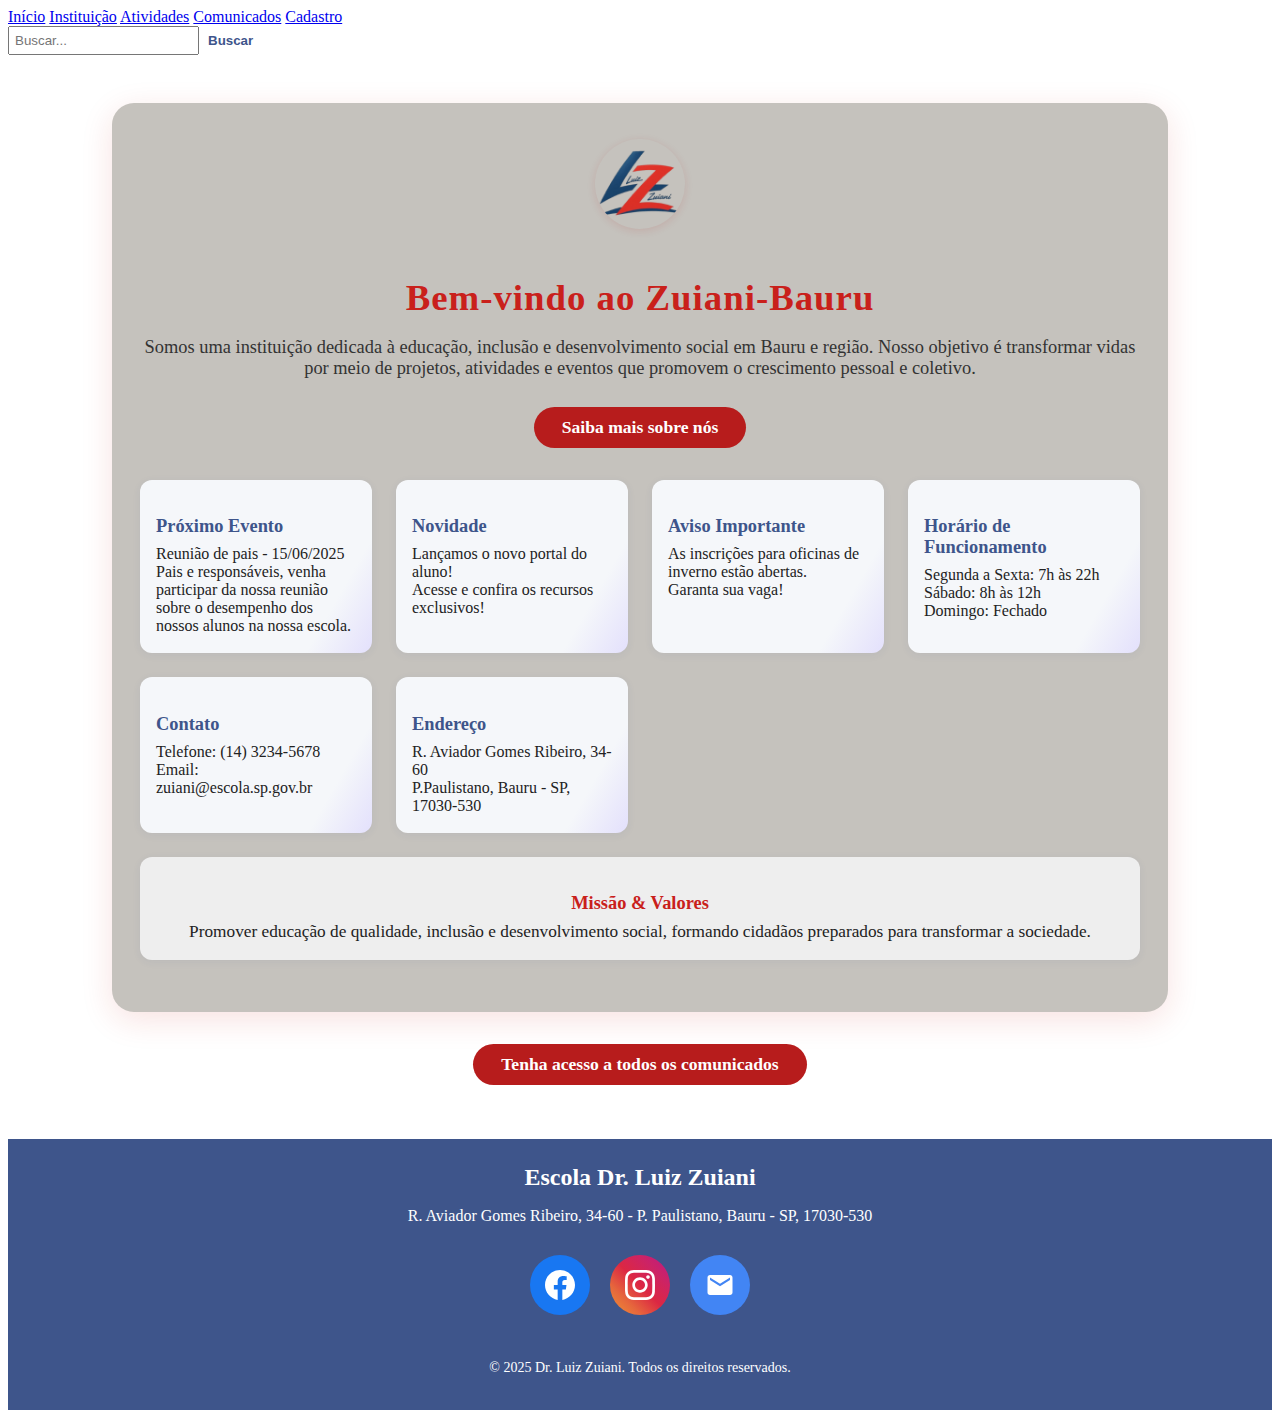
<file: Index/index.html>
<!DOCTYPE html>
<html lang="pt-BR">

<head>
    <meta charset="UTF-8">
    <meta name="viewport" content="width=device-width, initial-scale=1.0">
    <title>Zuiani-Bauru</title>
    <link rel="stylesheet" href="style_index.css">
    <link rel="shortcut icon" href="../favicon_io/favicon.ico" type="image/x-icon">
</head>

<body>

    <header>
        <div class="barra-azul">
            <div>
                <a href="../Index/index.html">Início</a>
                <a href="../Instituição/instituicao.html">Instituição</a>
                <a href="../Atividades/atividades.html">Atividades</a>
                <a href="../Comunicados/comunicados.php">Comunicados</a>
                <a href="../Cadastro/cadastro.php">Cadastro</a>
            </div>

            <div>
                <input type="text" placeholder="Buscar...">
                <button>Buscar</button>
            </div>
    
        </div>
    </header>


    <main>
        <div class="bloco-institucional">
            <div class="bloco-header">
                <img src="../favicon_io/android-chrome-192x192.png" alt="Logo Zuiani" class="logo-inicio">
                <h1>Bem-vindo ao Zuiani-Bauru</h1>
                <p class="descricao-inicio">
                Somos uma instituição dedicada à educação, inclusão e desenvolvimento social em Bauru e região. Nosso objetivo é transformar vidas por meio de projetos, atividades e eventos que promovem o crescimento pessoal e coletivo.
                </p>
                <a href="../Instituição/instituicao.html" class="botao-saiba-mais">Saiba mais sobre nós</a>
            </div>
            <div class="bloco-grid">
                <div class="bloco-item">
                    <h3>Próximo Evento</h3>
                    <p>Reunião de pais - 15/06/2025</p>
                    <p>Pais e responsáveis, venha participar da nossa reunião sobre o desempenho dos nossos alunos na nossa escola.</p>
                </div>
                <div class="bloco-item">
                    <h3>Novidade</h3>
                    <p>Lançamos o novo portal do aluno!</p>
                    <p>Acesse e confira os recursos exclusivos!</p>
                </div>
                <div class="bloco-item">
                    <h3>Aviso Importante</h3>
                    <p>As inscrições para oficinas de inverno estão abertas.</p>
                    <p>Garanta sua vaga!</p>
                </div>
                <div class="bloco-item">
                    <h3>Horário de Funcionamento</h3>
                    <p>Segunda a Sexta: 7h às 22h<br>Sábado: 8h às 12h<br>Domingo: Fechado</p>
                </div>
                <div class="bloco-item">
                    <h3>Contato</h3>
                    <p>Telefone: (14) 3234-5678<br>Email: zuiani@escola.sp.gov.br</p>
                </div>
                <div class="bloco-item">
                    <h3>Endereço</h3>
                    <p>R. Aviador Gomes Ribeiro, 34-60<br>P.Paulistano, Bauru - SP, 17030-530</p>
                </div>
                <div class="bloco-item bloco-missao">
                    <h3>Missão & Valores</h3>
                    <p>Promover educação de qualidade, inclusão e desenvolvimento social, formando cidadãos preparados para transformar a sociedade.</p>
                </div>
            </div>
        </div>
        <a href="../Comunicados/comunicados.html" class="botao-saiba-mais" style="display: block; width: fit-content; margin: 32px auto 0 auto;">Tenha acesso a todos os comunicados</a> <br> <br> <br>
    </main>

    <footer>
        <div class="footer-content">
            <div class="footer-text">
                <h3>Escola Dr. Luiz Zuiani</h3>
                <p>R. Aviador Gomes Ribeiro, 34-60 - P. Paulistano, Bauru - SP, 17030-530</p>
            </div>

            <div class="social-midia">
                <!-- Facebook -->
                <a href="https://web.facebook.com/EscolaZuiani/about" target="_blank" class="social-icone facebook" title="Facebook">
                    <svg viewBox="0 0 24 24">
                        <path d="M24 12.073c0-6.627-5.373-12-12-12s-12 5.373-12 12c0 5.99 4.388 10.954 10.125 11.854v-8.385H7.078v-3.47h3.047V9.43c0-3.007 1.792-4.669 4.533-4.669 1.312 0 2.686.235 2.686.235v2.953H15.83c-1.491 0-1.956.925-1.956 1.874v2.25h3.328l-.532 3.47h-2.796v8.385C19.612 23.027 24 18.062 24 12.073z"/>
                    </svg>
                </a>

                <!-- Instagram -->
                <a href="https://www.instagram.com/escola_zuiani_bauru/" target="_blank" class="social-icone instagram" title="Instagram">
                    <svg viewBox="0 0 24 24">
                        <path d="M12 2.163c3.204 0 3.584.012 4.85.07 3.252.148 4.771 1.691 4.919 4.919.058 1.265.069 1.645.069 4.849 0 3.205-.012 3.584-.069 4.849-.149 3.225-1.664 4.771-4.919 4.919-1.266.058-1.644.07-4.85.07-3.204 0-3.584-.012-4.849-.07-3.26-.149-4.771-1.699-4.919-4.92-.058-1.265-.07-1.644-.07-4.849 0-3.204.013-3.583.07-4.849.149-3.227 1.664-4.771 4.919-4.919 1.266-.057 1.645-.069 4.849-.069zm0-2.163c-3.259 0-3.667.014-4.947.072-4.358.2-6.78 2.618-6.98 6.98-.059 1.281-.073 1.689-.073 4.948 0 3.259.014 3.668.072 4.948.2 4.358 2.618 6.78 6.98 6.98 1.281.058 1.689.072 4.948.072 3.259 0 3.668-.014 4.948-.072 4.354-.2 6.782-2.618 6.979-6.98.059-1.28.073-1.689.073-4.948 0-3.259-.014-3.667-.072-4.947-.196-4.354-2.617-6.78-6.979-6.98-1.281-.059-1.69-.073-4.949-.073zm0 5.838c-3.403 0-6.162 2.759-6.162 6.162s2.759 6.163 6.162 6.163 6.162-2.759 6.162-6.163c0-3.403-2.759-6.162-6.162-6.162zm0 10.162c-2.209 0-4-1.79-4-4 0-2.209 1.791-4 4-4s4 1.791 4 4c0 2.21-1.791 4-4 4zm6.406-11.845c-.796 0-1.441.645-1.441 1.44s.645 1.44 1.441 1.44c.795 0 1.439-.645 1.439-1.44s-.644-1.44-1.439-1.44z"/>
                    </svg>
                </a>

                <!-- E-mail -->
                <a href="https://mail.google.com/mail/?view=cm&fs=1&to=e025276a@educacao.sp.gov.br" target="_blank" class="social-icone email" title="E-mail">
                    <svg viewBox="0 0 24 24">
                        <path d="M20 4H4c-1.1 0-1.99.9-1.99 2L2 18c0 1.1.89 2 2 2h16c1.1 0 2-.9 2-2V6c0-1.1-.9-2-2-2zm0 4l-8 5-8-5V6l8 5 8-5v2z"/>
                    </svg>
                </a>
            </div>

            <div class="copyright">
                <p>&copy; 2025 Dr. Luiz Zuiani. Todos os direitos reservados.</p>
            </div>
        </div>
    </footer>

    
</body>

</html>
</file>
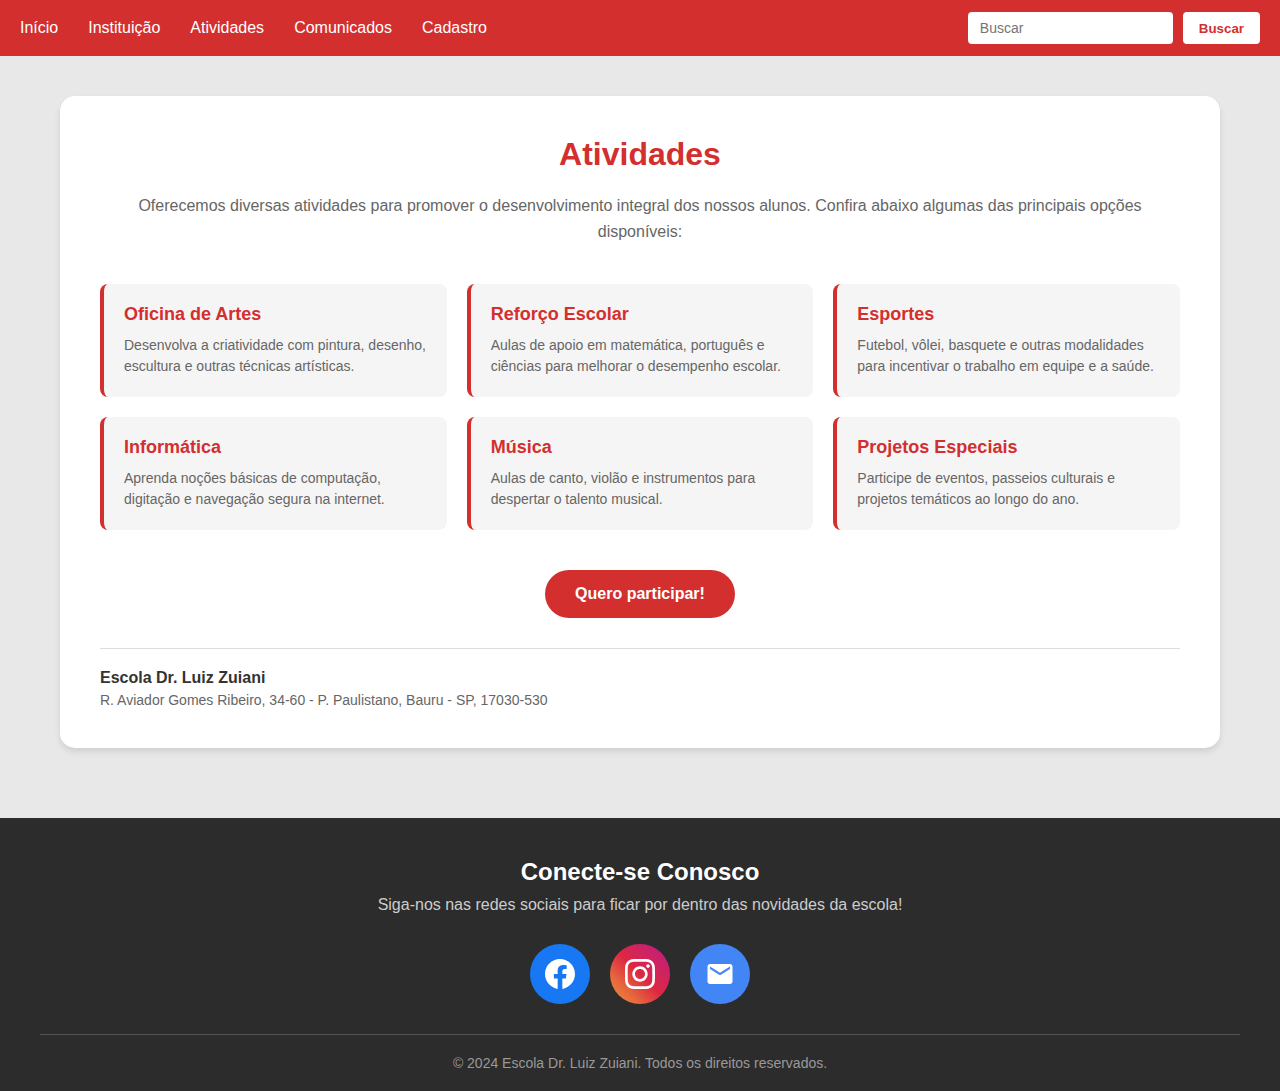
<file: atividades.html>
<!DOCTYPE html>
<html lang="pt-BR">
<head>
    <meta charset="UTF-8">
    <meta name="viewport" content="width=device-width, initial-scale=1.0">
    <title>Escola Dr. Luiz Zuiani - Atividades</title>
    <style>
        * {
            margin: 0;
            padding: 0;
            box-sizing: border-box;
        }

        body {
            font-family: Arial, sans-serif;
            background-color: #e8e8e8;
            min-height: 100vh;
            display: flex;
            flex-direction: column;
        }

        /* Header */
        .header {
            background-color: #d32f2f;
            color: white;
            padding: 12px 20px;
            display: flex;
            justify-content: space-between;
            align-items: center;
        }

        .nav-menu {
            display: flex;
            gap: 30px;
        }

        .nav-menu a {
            color: white;
            text-decoration: none;
            font-size: 16px;
            transition: opacity 0.3s;
        }

        .nav-menu a:hover {
            opacity: 0.8;
        }

        .search-container {
            display: flex;
            gap: 10px;
        }

        .search-container input {
            padding: 8px 12px;
            border: none;
            border-radius: 4px;
            font-size: 14px;
        }

        .search-container button {
            background-color: white;
            color: #d32f2f;
            border: none;
            padding: 8px 16px;
            border-radius: 4px;
            cursor: pointer;
            font-weight: bold;
        }

        /* Main Content */
        .main-content {
            flex: 1;
            padding: 40px 20px;
            max-width: 1200px;
            margin: 0 auto;
            width: 100%;
        }

        .content-card {
            background-color: white;
            border-radius: 15px;
            padding: 40px;
            box-shadow: 0 4px 6px rgba(0, 0, 0, 0.1);
            margin-bottom: 30px;
        }

        .page-title {
            color: #d32f2f;
            font-size: 32px;
            font-weight: bold;
            text-align: center;
            margin-bottom: 20px;
        }

        .page-description {
            text-align: center;
            color: #666;
            font-size: 16px;
            line-height: 1.6;
            margin-bottom: 40px;
        }

        .activities-grid {
            display: grid;
            grid-template-columns: repeat(auto-fit, minmax(300px, 1fr));
            gap: 20px;
            margin-bottom: 40px;
        }

        .activity-card {
            background-color: #f5f5f5;
            border-left: 4px solid #d32f2f;
            padding: 20px;
            border-radius: 8px;
        }

        .activity-title {
            color: #d32f2f;
            font-size: 18px;
            font-weight: bold;
            margin-bottom: 10px;
        }

        .activity-description {
            color: #666;
            font-size: 14px;
            line-height: 1.5;
        }

        .cta-button {
            background-color: #d32f2f;
            color: white;
            border: none;
            padding: 15px 30px;
            border-radius: 25px;
            font-size: 16px;
            font-weight: bold;
            cursor: pointer;
            display: block;
            margin: 0 auto;
            transition: background-color 0.3s;
        }

        .cta-button:hover {
            background-color: #b71c1c;
        }

        .school-info {
            margin-top: 30px;
            padding-top: 20px;
            border-top: 1px solid #ddd;
        }

        .school-name {
            font-weight: bold;
            color: #333;
            margin-bottom: 5px;
        }

        .school-address {
            color: #666;
            font-size: 14px;
        }

        /* Footer Styles - Adaptado para a página */
        footer {
            background-color: #2c2c2c;
            color: white;
            padding: 40px 20px 20px;
            text-align: center;
            margin-top: auto;
        }

        .footer-content {
            max-width: 1200px;
            margin: 0 auto;
        }

        .footer-text {
            margin-bottom: 30px;
        }

        .footer-text h3 {
            margin-bottom: 10px;
            font-size: 24px;
            color: white;
        }

        .footer-text p {
            color: #ccc;
            font-size: 16px;
        }

        /* Social Media Icons Container */
        .social-media {
            display: flex;
            justify-content: center;
            gap: 20px;
            margin-bottom: 30px;
        }

        /* Individual Social Icon */
        .social-icon {
            width: 60px;
            height: 60px;
            border-radius: 50%;
            display: flex;
            align-items: center;
            justify-content: center;
            text-decoration: none;
            transition: all 0.3s ease;
            position: relative;
            overflow: hidden;
        }

        /* Facebook Icon */
        .social-icon.facebook {
            background-color: #1877f2;
        }

        .social-icon.facebook:hover {
            background-color: #166fe5;
            transform: translateY(-5px);
            box-shadow: 0 10px 20px rgba(24, 119, 242, 0.4);
        }

        /* Instagram Icon */
        .social-icon.instagram {
            background: linear-gradient(45deg, #f09433 0%, #e6683c 25%, #dc2743 50%, #cc2366 75%, #bc1888 100%);
        }

        .social-icon.instagram:hover {
            transform: translateY(-5px);
            box-shadow: 0 10px 20px rgba(225, 48, 108, 0.4);
        }

        /* E-mail Icon */
        .social-icon.email {
            background-color: #4285f4;
        }

        .social-icon.email:hover {
            background-color: #3367d6;
            transform: translateY(-5px);
            box-shadow: 0 10px 20px rgba(66, 133, 244, 0.4);
        }

        /* SVG Icons */
        .social-icon svg {
            width: 30px;
            height: 30px;
            fill: white;
        }

        /* Copyright */
        .copyright {
            border-top: 1px solid #555;
            padding-top: 20px;
            color: #999;
            font-size: 14px;
        }

        /* Responsive Design */
        @media (max-width: 768px) {
            .header {
                flex-direction: column;
                gap: 15px;
            }

            .nav-menu {
                flex-wrap: wrap;
                justify-content: center;
                gap: 15px;
            }

            .activities-grid {
                grid-template-columns: 1fr;
            }

            .social-media {
                gap: 15px;
            }

            .social-icon {
                width: 50px;
                height: 50px;
            }

            .social-icon svg {
                width: 25px;
                height: 25px;
            }
        }
    </style>
</head>
<body>
    <!-- Header -->
    <header class="header">
        <nav class="nav-menu">
            <a href="#inicio">Início</a>
            <a href="#instituicao">Instituição</a>
            <a href="#atividades">Atividades</a>
            <a href="#comunicados">Comunicados</a>
            <a href="#cadastro">Cadastro</a>
        </nav>
        <div class="search-container">
            <input type="text" placeholder="Buscar">
            <button>Buscar</button>
        </div>
    </header>

    <!-- Main Content -->
    <main class="main-content">
        <div class="content-card">
            <h1 class="page-title">Atividades</h1>
            <p class="page-description">
                Oferecemos diversas atividades para promover o desenvolvimento integral dos nossos alunos. Confira abaixo algumas das principais opções disponíveis:
            </p>

            <div class="activities-grid">
                <div class="activity-card">
                    <h3 class="activity-title">Oficina de Artes</h3>
                    <p class="activity-description">
                        Desenvolva a criatividade com pintura, desenho, escultura e outras técnicas artísticas.
                    </p>
                </div>

                <div class="activity-card">
                    <h3 class="activity-title">Reforço Escolar</h3>
                    <p class="activity-description">
                        Aulas de apoio em matemática, português e ciências para melhorar o desempenho escolar.
                    </p>
                </div>

                <div class="activity-card">
                    <h3 class="activity-title">Esportes</h3>
                    <p class="activity-description">
                        Futebol, vôlei, basquete e outras modalidades para incentivar o trabalho em equipe e a saúde.
                    </p>
                </div>

                <div class="activity-card">
                    <h3 class="activity-title">Informática</h3>
                    <p class="activity-description">
                        Aprenda noções básicas de computação, digitação e navegação segura na internet.
                    </p>
                </div>

                <div class="activity-card">
                    <h3 class="activity-title">Música</h3>
                    <p class="activity-description">
                        Aulas de canto, violão e instrumentos para despertar o talento musical.
                    </p>
                </div>

                <div class="activity-card">
                    <h3 class="activity-title">Projetos Especiais</h3>
                    <p class="activity-description">
                        Participe de eventos, passeios culturais e projetos temáticos ao longo do ano.
                    </p>
                </div>
            </div>

            <button class="cta-button">Quero participar!</button>

            <div class="school-info">
                <div class="school-name">Escola Dr. Luiz Zuiani</div>
                <div class="school-address">R. Aviador Gomes Ribeiro, 34-60 - P. Paulistano, Bauru - SP, 17030-530</div>
            </div>
        </div>
    </main>

    <!-- Footer com Redes Sociais -->
    <footer>
        <div class="footer-content">
            <div class="footer-text">
                <h3>Conecte-se Conosco</h3>
                <p>Siga-nos nas redes sociais para ficar por dentro das novidades da escola!</p>
            </div>

            <div class="social-media">
                <!-- Facebook -->
                <a href="https://www.facebook.com/escoladrluizzuiani" target="_blank" class="social-icon facebook" title="Facebook">
                    <svg viewBox="0 0 24 24">
                        <path d="M24 12.073c0-6.627-5.373-12-12-12s-12 5.373-12 12c0 5.99 4.388 10.954 10.125 11.854v-8.385H7.078v-3.47h3.047V9.43c0-3.007 1.792-4.669 4.533-4.669 1.312 0 2.686.235 2.686.235v2.953H15.83c-1.491 0-1.956.925-1.956 1.874v2.25h3.328l-.532 3.47h-2.796v8.385C19.612 23.027 24 18.062 24 12.073z"/>
                    </svg>
                </a>

                <!-- Instagram -->
                <a href="https://www.instagram.com/escoladrluizzuiani" target="_blank" class="social-icon instagram" title="Instagram">
                    <svg viewBox="0 0 24 24">
                        <path d="M12 2.163c3.204 0 3.584.012 4.85.07 3.252.148 4.771 1.691 4.919 4.919.058 1.265.069 1.645.069 4.849 0 3.205-.012 3.584-.069 4.849-.149 3.225-1.664 4.771-4.919 4.919-1.266.058-1.644.07-4.85.07-3.204 0-3.584-.012-4.849-.07-3.26-.149-4.771-1.699-4.919-4.92-.058-1.265-.07-1.644-.07-4.849 0-3.204.013-3.583.07-4.849.149-3.227 1.664-4.771 4.919-4.919 1.266-.057 1.645-.069 4.849-.069zm0-2.163c-3.259 0-3.667.014-4.947.072-4.358.2-6.78 2.618-6.98 6.98-.059 1.281-.073 1.689-.073 4.948 0 3.259.014 3.668.072 4.948.2 4.358 2.618 6.78 6.98 6.98 1.281.058 1.689.072 4.948.072 3.259 0 3.668-.014 4.948-.072 4.354-.2 6.782-2.618 6.979-6.98.059-1.28.073-1.689.073-4.948 0-3.259-.014-3.667-.072-4.947-.196-4.354-2.617-6.78-6.979-6.98-1.281-.059-1.69-.073-4.949-.073zm0 5.838c-3.403 0-6.162 2.759-6.162 6.162s2.759 6.163 6.162 6.163 6.162-2.759 6.162-6.163c0-3.403-2.759-6.162-6.162-6.162zm0 10.162c-2.209 0-4-1.79-4-4 0-2.209 1.791-4 4-4s4 1.791 4 4c0 2.21-1.791 4-4 4zm6.406-11.845c-.796 0-1.441.645-1.441 1.44s.645 1.44 1.441 1.44c.795 0 1.439-.645 1.439-1.44s-.644-1.44-1.439-1.44z"/>
                    </svg>
                </a>

                <!-- E-mail -->
                <a href="https://mail.google.com/mail/?view=cm&fs=1&to=contato@escoladrluizzuiani.edu.br" target="_blank" class="social-icon email" title="E-mail">
                    <svg viewBox="0 0 24 24">
                        <path d="M20 4H4c-1.1 0-1.99.9-1.99 2L2 18c0 1.1.89 2 2 2h16c1.1 0 2-.9 2-2V6c0-1.1-.9-2-2-2zm0 4l-8 5-8-5V6l8 5 8-5v2z"/>
                    </svg>
                </a>
            </div>

            <div class="copyright">
                <p>&copy; 2024 Escola Dr. Luiz Zuiani. Todos os direitos reservados.</p>
            </div>
        </div>
    </footer>
</body>
</html>
</file>
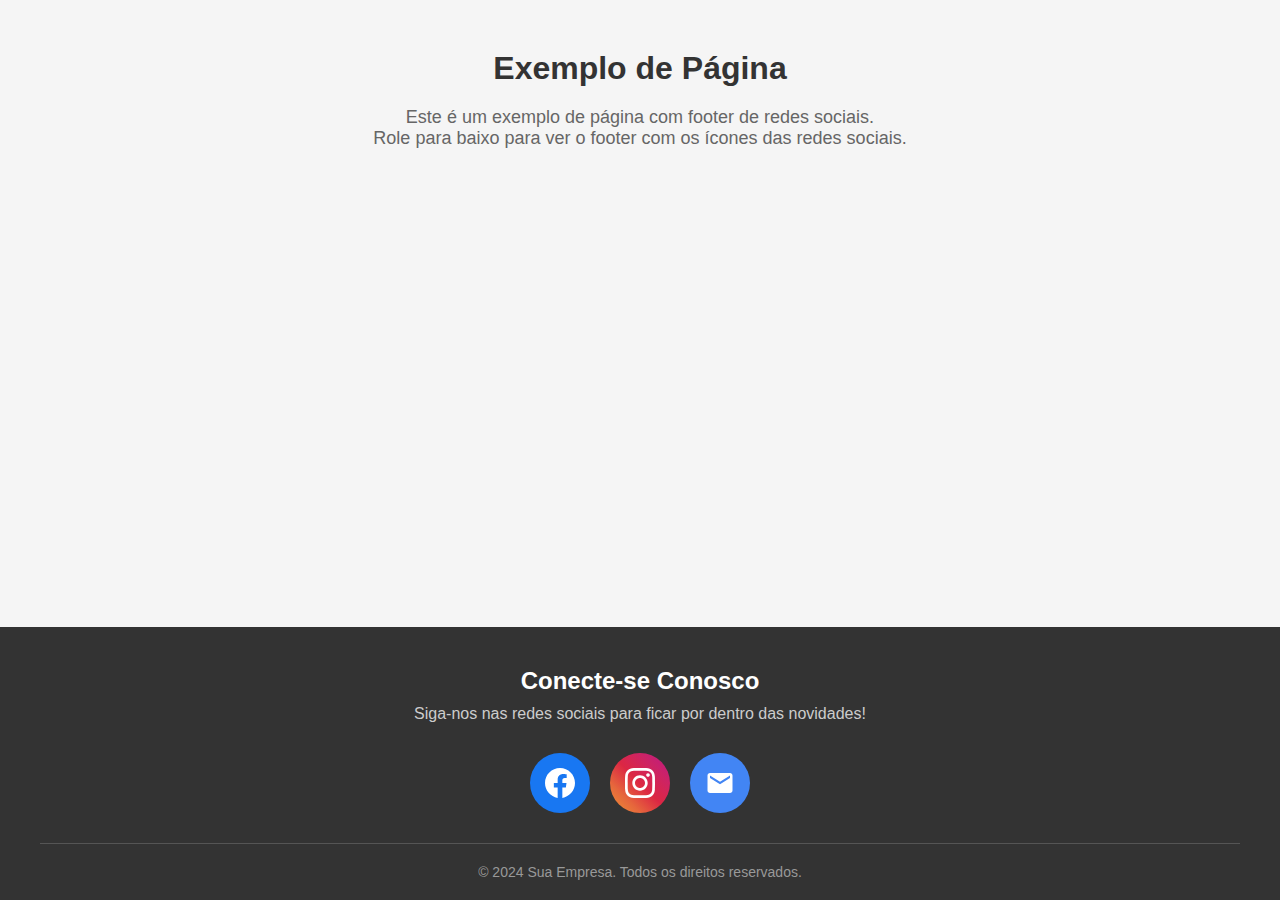
<file: footer-redes-sociais.html>
<!DOCTYPE html>
<html lang="pt-BR">
<head>
    <meta charset="UTF-8">
    <meta name="viewport" content="width=device-width, initial-scale=1.0">
    <title>Footer com Redes Sociais</title>
    <style>
        * {
            margin: 0;
            padding: 0;
            box-sizing: border-box;
        }

        body {
            font-family: Arial, sans-serif;
            min-height: 100vh;
            display: flex;
            flex-direction: column;
            background-color: #f5f5f5;
        }

        .content {
            flex: 1;
            padding: 50px 20px;
            text-align: center;
        }

        .content h1 {
            color: #333;
            margin-bottom: 20px;
        }

        .content p {
            color: #666;
            font-size: 18px;
        }

        /* Footer Styles */
        footer {
            background-color: #333;
            color: white;
            padding: 40px 20px 20px;
            text-align: center;
        }

        .footer-content {
            max-width: 1200px;
            margin: 0 auto;
        }

        .footer-text {
            margin-bottom: 30px;
        }

        .footer-text h3 {
            margin-bottom: 10px;
            font-size: 24px;
        }

        .footer-text p {
            color: #ccc;
            font-size: 16px;
        }

        /* Social Media Icons Container */
        .social-media {
            display: flex;
            justify-content: center;
            gap: 20px;
            margin-bottom: 30px;
        }

        /* Individual Social Icon */
        .social-icon {
            width: 60px;
            height: 60px;
            border-radius: 50%;
            display: flex;
            align-items: center;
            justify-content: center;
            text-decoration: none;
            transition: all 0.3s ease;
            position: relative;
            overflow: hidden;
        }

        /* Facebook Icon */
        .social-icon.facebook {
            background-color: #1877f2;
        }

        .social-icon.facebook:hover {
            background-color: #166fe5;
            transform: translateY(-5px);
            box-shadow: 0 10px 20px rgba(24, 119, 242, 0.4);
        }

        /* Instagram Icon */
        .social-icon.instagram {
            background: linear-gradient(45deg, #f09433 0%, #e6683c 25%, #dc2743 50%, #cc2366 75%, #bc1888 100%);
        }

        .social-icon.instagram:hover {
            transform: translateY(-5px);
            box-shadow: 0 10px 20px rgba(225, 48, 108, 0.4);
        }

        /* E-mail Icon */
        .social-icon.email {
            background-color: #4285f4;
        }

        .social-icon.email:hover {
            background-color: #3367d6;
            transform: translateY(-5px);
            box-shadow: 0 10px 20px rgba(66, 133, 244, 0.4);
        }

        /* SVG Icons */
        .social-icon svg {
            width: 30px;
            height: 30px;
            fill: white;
        }

        /* Copyright */
        .copyright {
            border-top: 1px solid #555;
            padding-top: 20px;
            color: #999;
            font-size: 14px;
        }

        /* Responsive Design */
        @media (max-width: 768px) {
            .social-media {
                gap: 15px;
            }

            .social-icon {
                width: 50px;
                height: 50px;
            }

            .social-icon svg {
                width: 25px;
                height: 25px;
            }
        }
    </style>
</head>
<body>
    <!-- Conteúdo principal da página -->
    <div class="content">
        <h1>Exemplo de Página</h1>
        <p>Este é um exemplo de página com footer de redes sociais.</p>
        <p>Role para baixo para ver o footer com os ícones das redes sociais.</p>
    </div>

    <!-- Footer com Redes Sociais -->
    <footer>
        <div class="footer-content">
            <div class="footer-text">
                <h3>Conecte-se Conosco</h3>
                <p>Siga-nos nas redes sociais para ficar por dentro das novidades!</p>
            </div>

            <div class="social-media">
                <!-- Facebook -->
                <a href="https://www.facebook.com" target="_blank" class="social-icon facebook" title="Facebook">
                    <svg viewBox="0 0 24 24">
                        <path d="M24 12.073c0-6.627-5.373-12-12-12s-12 5.373-12 12c0 5.99 4.388 10.954 10.125 11.854v-8.385H7.078v-3.47h3.047V9.43c0-3.007 1.792-4.669 4.533-4.669 1.312 0 2.686.235 2.686.235v2.953H15.83c-1.491 0-1.956.925-1.956 1.874v2.25h3.328l-.532 3.47h-2.796v8.385C19.612 23.027 24 18.062 24 12.073z"/>
                    </svg>
                </a>

                <!-- Instagram -->
                <a href="https://www.instagram.com" target="_blank" class="social-icon instagram" title="Instagram">
                    <svg viewBox="0 0 24 24">
                        <path d="M12 2.163c3.204 0 3.584.012 4.85.07 3.252.148 4.771 1.691 4.919 4.919.058 1.265.069 1.645.069 4.849 0 3.205-.012 3.584-.069 4.849-.149 3.225-1.664 4.771-4.919 4.919-1.266.058-1.644.07-4.85.07-3.204 0-3.584-.012-4.849-.07-3.26-.149-4.771-1.699-4.919-4.92-.058-1.265-.07-1.644-.07-4.849 0-3.204.013-3.583.07-4.849.149-3.227 1.664-4.771 4.919-4.919 1.266-.057 1.645-.069 4.849-.069zm0-2.163c-3.259 0-3.667.014-4.947.072-4.358.2-6.78 2.618-6.98 6.98-.059 1.281-.073 1.689-.073 4.948 0 3.259.014 3.668.072 4.948.2 4.358 2.618 6.78 6.98 6.98 1.281.058 1.689.072 4.948.072 3.259 0 3.668-.014 4.948-.072 4.354-.2 6.782-2.618 6.979-6.98.059-1.28.073-1.689.073-4.948 0-3.259-.014-3.667-.072-4.947-.196-4.354-2.617-6.78-6.979-6.98-1.281-.059-1.69-.073-4.949-.073zm0 5.838c-3.403 0-6.162 2.759-6.162 6.162s2.759 6.163 6.162 6.163 6.162-2.759 6.162-6.163c0-3.403-2.759-6.162-6.162-6.162zm0 10.162c-2.209 0-4-1.79-4-4 0-2.209 1.791-4 4-4s4 1.791 4 4c0 2.21-1.791 4-4 4zm6.406-11.845c-.796 0-1.441.645-1.441 1.44s.645 1.44 1.441 1.44c.795 0 1.439-.645 1.439-1.44s-.644-1.44-1.439-1.44z"/>
                    </svg>
                </a>

                <!-- E-mail -->
                <a href="https://mail.google.com/mail/?view=cm&fs=1&to=contato@suaempresa.com" target="_blank" class="social-icon email" title="E-mail">
                    <svg viewBox="0 0 24 24">
                        <path d="M20 4H4c-1.1 0-1.99.9-1.99 2L2 18c0 1.1.89 2 2 2h16c1.1 0 2-.9 2-2V6c0-1.1-.9-2-2-2zm0 4l-8 5-8-5V6l8 5 8-5v2z"/>
                    </svg>
                </a>
            </div>

            <div class="copyright">
                <p>&copy; 2024 Sua Empresa. Todos os direitos reservados.</p>
            </div>
        </div>
    </footer>
</body>
</html>
</file>
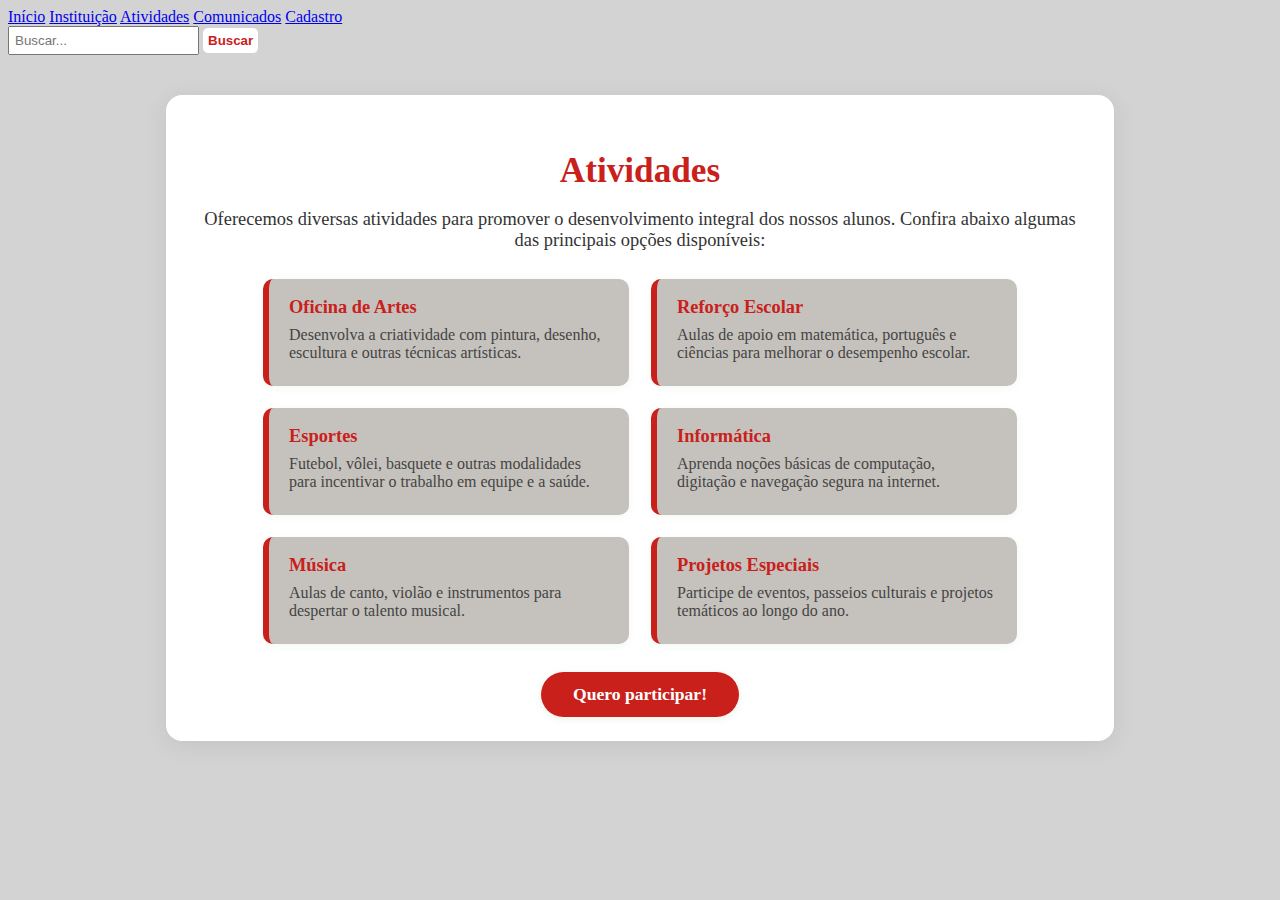
<file: Atividades/atividades.html>
<!DOCTYPE html>
<html lang="pt-BR">

<head>
<meta charset="UTF-8">
<meta name="viewport" content="width=device-width, initial-scale=1.0">
<title>Atividades</title>
<link rel="stylesheet" href="style_att.css">
<link rel="shortcut icon" href="../favicon_io/favicon.ico" type="image/x-icon">
</head>

<body>
   <header>
        <div class="barra-azul">
            <div>
                <a href="../Index/index.html">Início</a>
                <a href="../Instituição/instituicao.html">Instituição</a>
                <a href="../Atividades/atividades.html">Atividades</a>
                <a href="../Comunicados/comunicados.php">Comunicados</a>
                <a href="../Cadastro/cadastro.php">Cadastro</a>
            </div>

            <div>
                <input type="text" placeholder="Buscar...">
                <button>Buscar</button>
            </div>
    
        </div>
    </header>

    <main>
        <div class="atividades-container">
            <h1>Atividades</h1>
            <p class="descricao-atividades"> Oferecemos diversas atividades para promover o desenvolvimento integral dos nossos alunos. Confira abaixo algumas das principais opções disponíveis: </p>

            <div class="atividades-lista">
                <div class="atividade-item">
                    <h3>Oficina de Artes</h3>
                    <p>Desenvolva a criatividade com pintura, desenho, escultura e outras técnicas artísticas.</p>
                </div>

                <div class="atividade-item">
                    <h3>Reforço Escolar</h3>
                    <p>Aulas de apoio em matemática, português e ciências para melhorar o desempenho escolar.</p>
                </div>

                <div class="atividade-item">
                    <h3>Esportes</h3>
                    <p>Futebol, vôlei, basquete e outras modalidades para incentivar o trabalho em equipe e a saúde.</p>
                </div>

                <div class="atividade-item">
                    <h3>Informática</h3>
                    <p>Aprenda noções básicas de computação, digitação e navegação segura na internet.</p>
                </div>

                <div class="atividade-item">
                    <h3>Música</h3>
                    <p>Aulas de canto, violão e instrumentos para despertar o talento musical.</p>
                </div>

                <div class="atividade-item">
                    <h3>Projetos Especiais</h3>
                    <p>Participe de eventos, passeios culturais e projetos temáticos ao longo do ano.</p>
                </div>

            </div>

            <a href="#" class="botao-inscricao">Quero participar!</a>
        </div>

    </main>

</body>

</html>
</file>
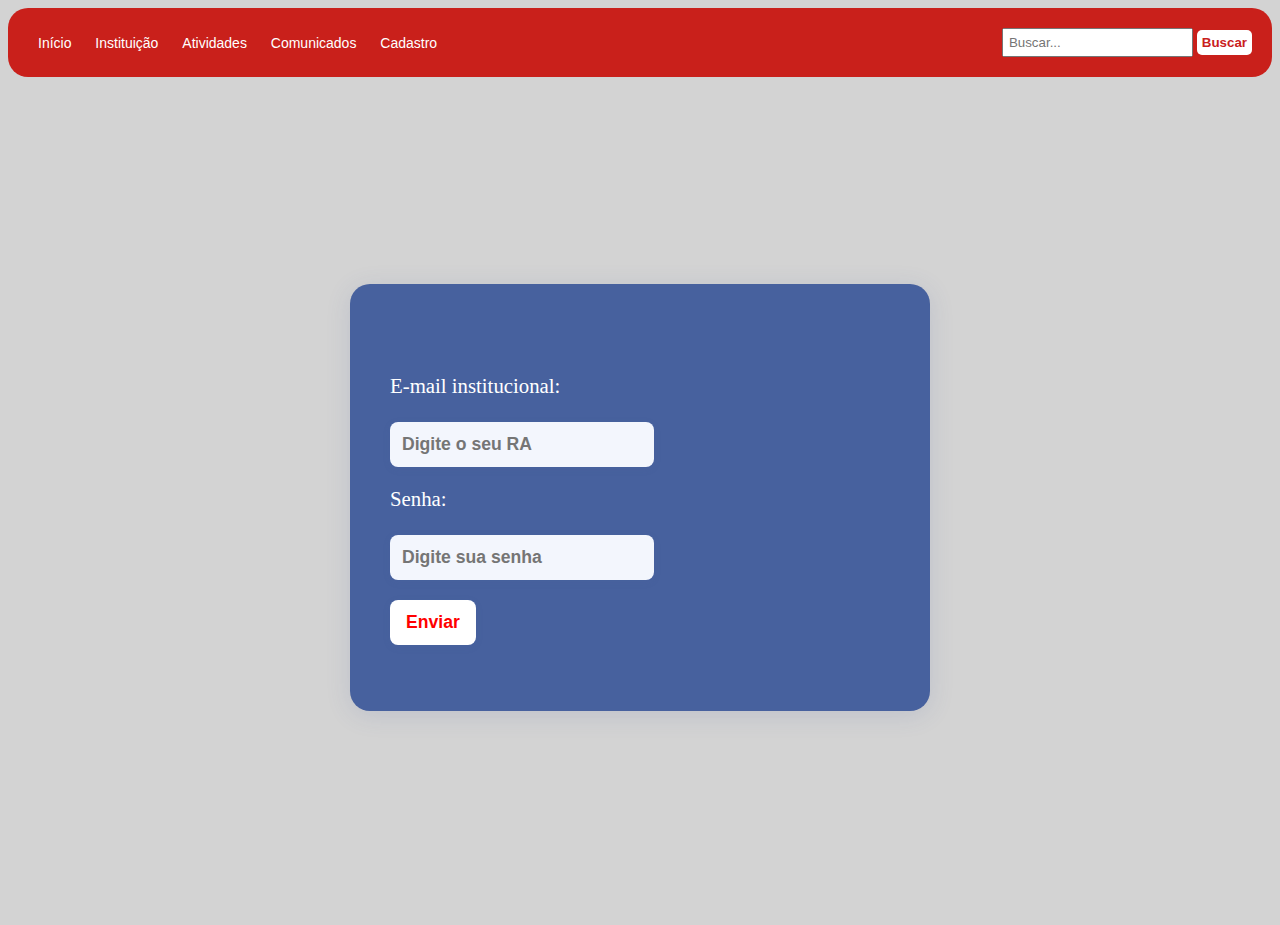
<file: Cadastro/cadastro.html>
<!DOCTYPE html>
<html lang="pt-BR">

<head>
<meta charset="UTF-8">
<meta name="viewport" content="width=device-width, initial-scale=1.0">
<title>Cadastro</title>
<link rel="stylesheet" href="style_cadas.css">
<link rel="shortcut icon" href="../favicon_io/favicon.ico" type="image/x-icon">
</head>

<body>
    
    <header>
        <div class="barra-vermelha">
            <div>
                <a href="../Index/index.html">Início</a>
                <a href="../Instituição/instituicao.html">Instituição</a>
                <a href="../Atividades/atividades.html">Atividades</a>
                <a href="../Comunicados/comunicados.html">Comunicados</a>
                <a href="../Cadastro/cadastro.html">Cadastro</a>
            </div>

            <div>
                <input type="text" placeholder="Buscar...">
                <button>Buscar</button>
            </div>
    
        </div>
    </header>

    <main>
        <div class="main">
            <div class="box">
                <form>
                    <p id="p_email">E-mail institucional:</p>
                    <input id="email" type="text" placeholder="Digite o seu RA">
                    <p id="p_senha">Senha:</p>
                    <input id="senha" type="password" placeholder="Digite sua senha">
                    <button id="btn_cadastro" type="submit">Enviar</button>
                </form>
            </div>
        </div>
    </main>

</body>

</html>
</file>
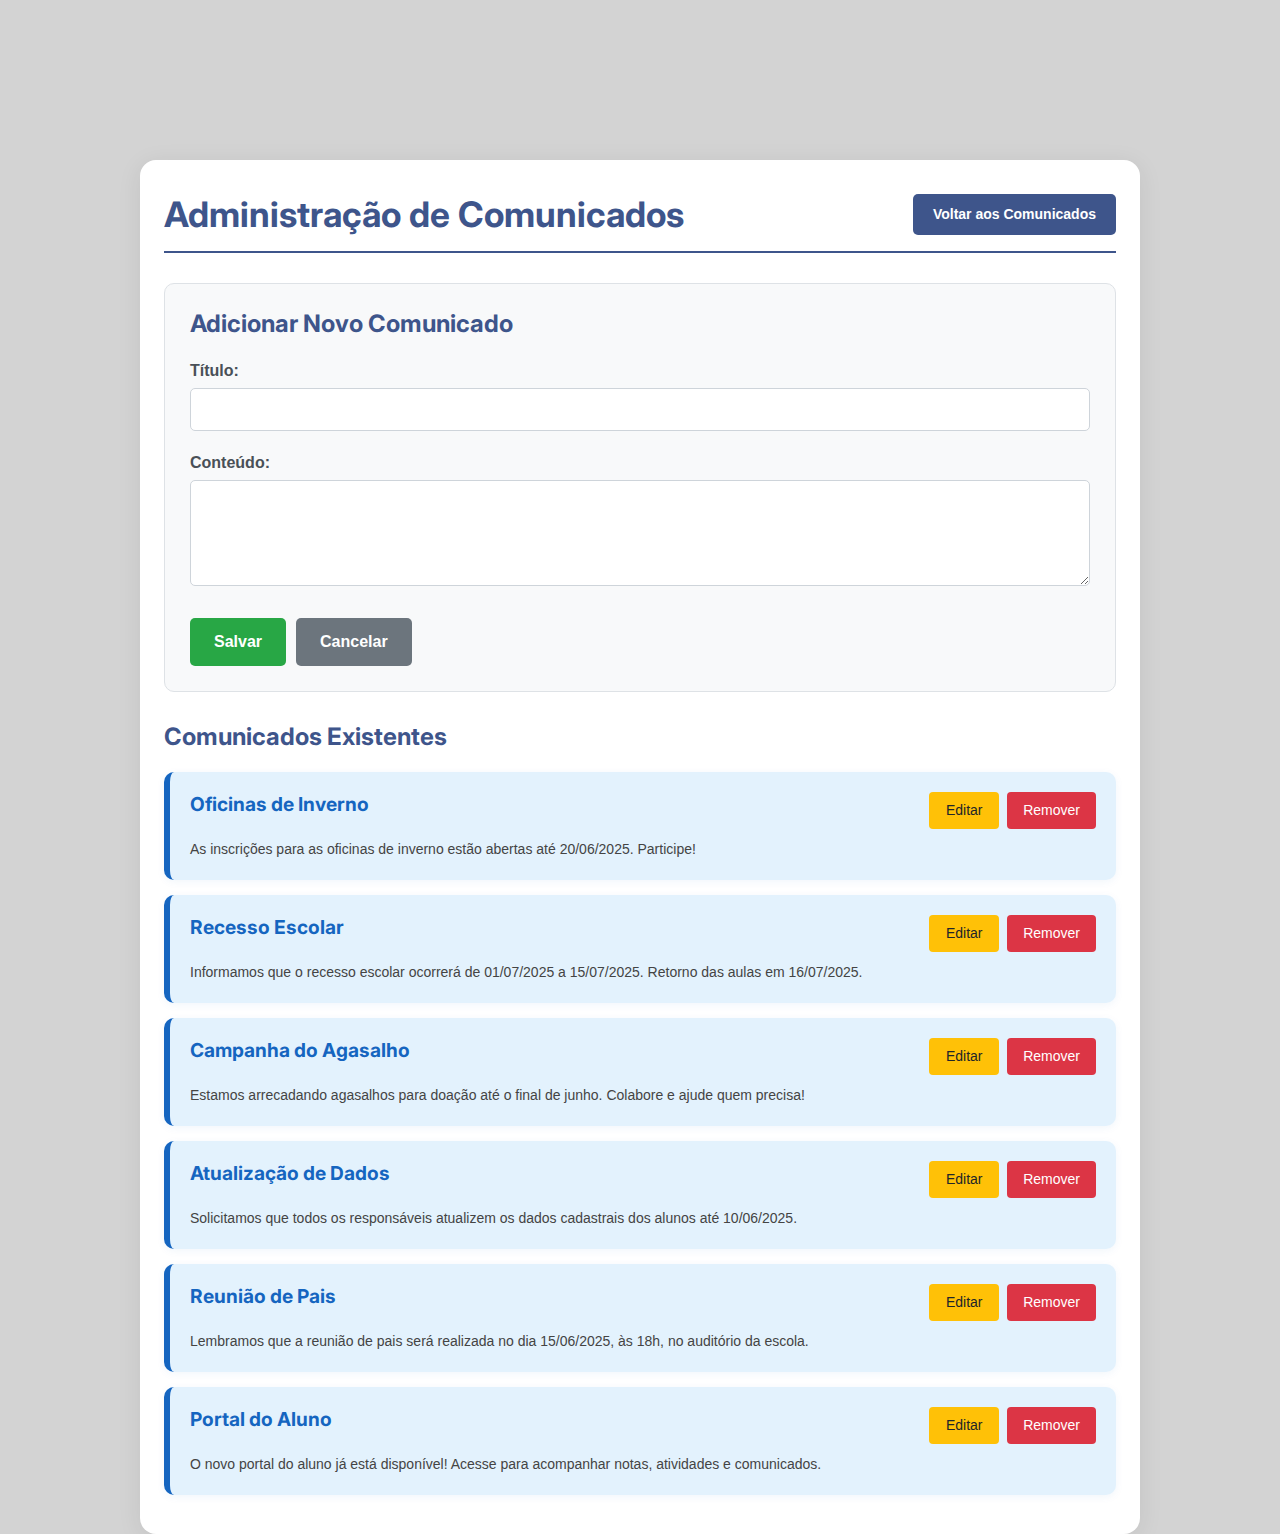
<file: Comunicados/adicionar_comu.html>
<!DOCTYPE html>
<html lang="pt-BR">

<head>
    <meta charset="UTF-8">
    <meta name="viewport" content="width=device-width, initial-scale=1.0">
    <title>Administração de Comunicados</title>
    <link rel="stylesheet" href="../global.css">
    <link rel="stylesheet" href="./adicionar_comu.css">
    <link rel="shortcut icon" href="../favicon_io/favicon.ico" type="image/x-icon">
</head>

<body>
    <main>
        <div class="alinhar">

            <div class="admin-container">
                <div class="admin-header">
                    <h1>Administração de Comunicados</h1>
                    <button class="btn-voltar" onclick="window.location.href='comunicados.php'">Voltar aos Comunicados</button>
                </div>

        <!-- Formulário para adicionar/editar comunicado -->
                <div class="form-container">
                    <h2 id="form-title">Adicionar Novo Comunicado</h2>
                    <form id="comunicado-form">
                        <div class="form-group">
                            <label for="titulo">Título:</label>
                            <input type="text" id="titulo" name="titulo" required>
                        </div>
                
                        <div class="form-group">
                            <label for="conteudo">Conteúdo:</label>
                            <textarea id="conteudo" name="conteudo" rows="4" required></textarea>
                        </div>
                
                        <div class="form-actions">
                            <button type="submit" class="btn-salvar">Salvar</button>
                            <button type="button" class="btn-cancelar" onclick="cancelarEdicao()">Cancelar</button>
                        </div>
                    </form>
                </div>

        <!-- Lista de comunicados existentes -->
                <div class="lista-container">
                    <h2>Comunicados Existentes</h2>
                    <div id="lista-comunicados">
                <!-- Os comunicados serão carregados aqui via JavaScript -->
                    </div>
                </div>
            </div>
        </div>

    <script src="adicionar_comu.js"></script>
</body>

</html>
</file>
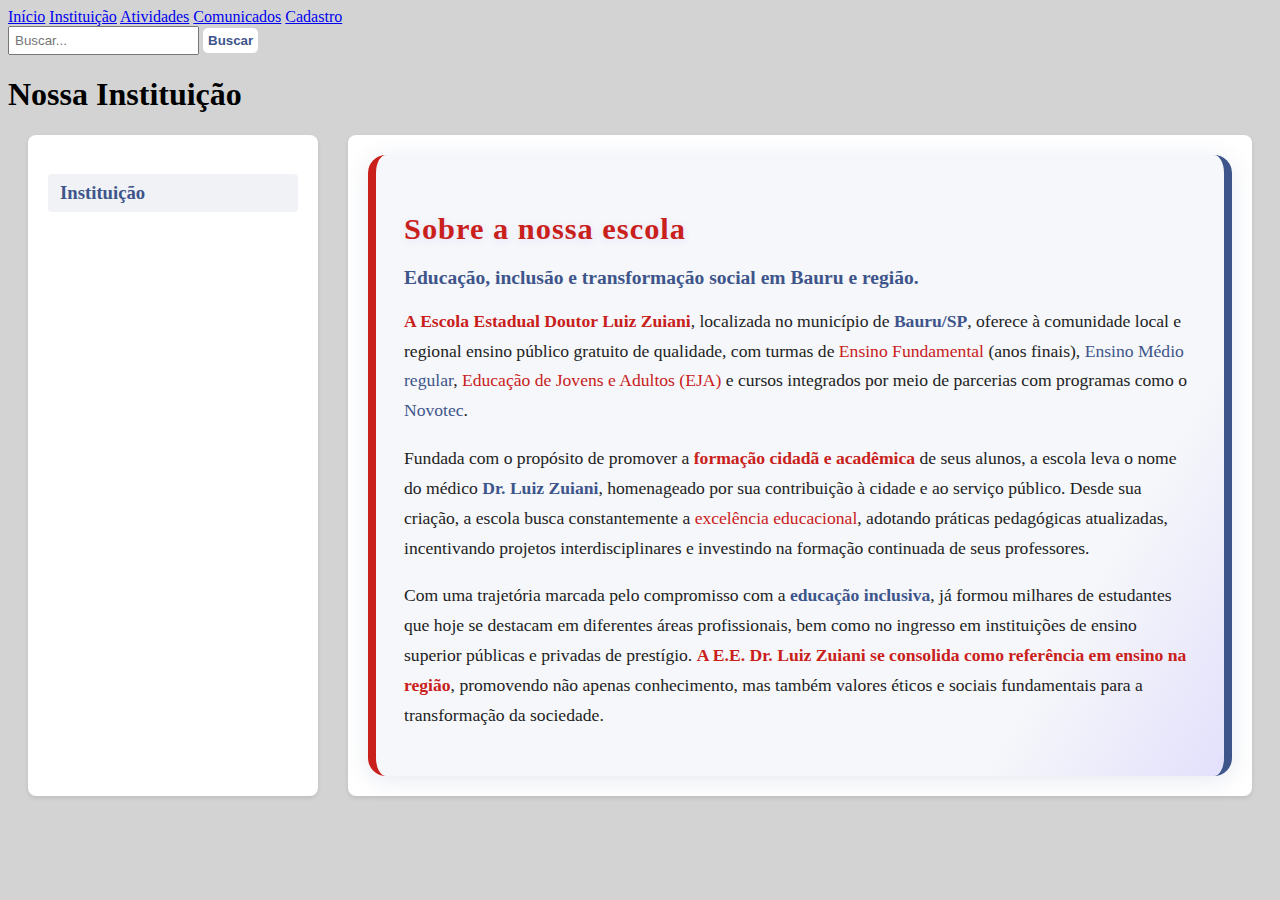
<file: Instituição/instituicao.html>
<!DOCTYPE html>
<html lang="pt-BR">

<head>
<meta charset="UTF-8">
<meta name="viewport" content="width=device-width, initial-scale=1.0">
<title>Instituição-Zuiani</title>
<link rel="stylesheet" href="style_instt.css">
<link rel="shortcut icon" href="../favicon_io/favicon.ico" type="image/x-icon">
</head>

<body>

    <header>
        <div class="barra-azul">
            <div>
                <a href="../Index/index.html">Início</a>
                <a href="../Instituição/instituicao.html">Instituição</a>
                <a href="../Atividades/atividades.html">Atividades</a>
                <a href="../Comunicados/comunicados.php">Comunicados</a>
                <a href="../Cadastro/cadastro.php">Cadastro</a>
            </div>

            <div>
                <input type="text" placeholder="Buscar...">
                <button>Buscar</button>
            </div>
    
        </div>
    </header>

        
    <main>
        <h1>Nossa Instituição</h1>
        <div class="container">
            <div class="menu-lateral">
                <h3 onclick="toggleInstituicao()">Instituição</h3>
                <ul id="submenu-instituicao" style="display: none;"></ul>
            </div>
            <div class="conteudo" id="conteudo-dinamico">
                <!-- O conteúdo será carregado aqui -->
                <p>Selecione uma opção no menu lateral para ver o conteúdo.</p>
            </div>
        </div>
    </main>


    
</body>
<script src="script_inst.js"></script>
</html>
</file>
<file: Index/style_index.css>
.btn-logout {
    background: #C9201B; 
    color: #fff;
    padding: 8px 18px;
    border-radius: 6px;
    font-weight: bold;
    text-decoration: none;
    transition: background 0.2s;
    display: inline-block;
    margin-left: 12px;
    border: none;
}
.btn-logout:hover {
    background: #830b07;
    color: #fff;
}

.barra-vermelha {
    background-color: #C9201B; 
    color: #fff; 
    padding: 20px 20px;
    display: flex;
    justify-content: space-between;
    align-items: center;
    font-family: Verdana, Geneva, Tahoma, sans-serif;
    font-size: 14px;
    border-radius: 20px;
}

.barra-vermelha a {
    color: #fff;
    text-decoration: none;
    margin: 0 10px;
}

.barra-vermelha a:hover {
    text-decoration: underline;
}

body {
    background-color:#fff;
}

button {
    background-color: #fff;
    color: #3E558B;
    border: none;
    padding: 5px;
    border-radius: 5px;
    font-weight: 600;
    cursor: pointer;
    transition: background 0.2s, color 0.2s;
}

button:hover {
    background: #04194a;
    color: #fff;
}

input {
    padding: 5px;
    
}

/* Estilo para a seção inicial do site */
.inicio-container {
    max-width: 700px;
    margin: 40px auto 0 auto;
    background: lightgray;
    border-radius: 16px;
    box-shadow: 0 4px 24px rgba(0,0,0,0.08);
    padding: 32px 24px 24px 24px;
    text-align: center;
}
.inicio-container h1 {
    color: #b71c1c;
    font-size: 2.5rem;
    margin-bottom: 12px;
}
.descricao-inicio {
    color: #333;
    font-size: 1.15rem;
    margin-bottom: 18px;
}
.logo-inicio {
    width: 90px;
    height: 90px;
    margin-bottom: 18px;
    border-radius: 50%;
    box-shadow: 0 2px 8px rgba(183,28,28,0.12);
}
.botao-saiba-mais {
    display: inline-block;
    margin-top: 10px;
    padding: 10px 28px;
    background: #b71c1c;
    color: #fff;
    border-radius: 24px;
    text-decoration: none;
    font-weight: bold;
    font-size: 1.1rem;
    transition: background 0.2s;
}
.botao-saiba-mais:hover {
    background: #d32f2f;
}

/* Destaques rápidos */
.destaques-inicio {
    display: flex;
    justify-content: space-around;
    gap: 18px;
    margin: 36px auto 0 auto;
    max-width: 900px;
    flex-wrap: wrap;
}
.destaque-item {
    background: #fff;
    border-left: 6px solid #C9201B;
    border-radius: 10px;
    padding: 18px 20px;
    min-width: 220px;
    flex: 1 1 220px;
    box-shadow: 0 2px 8px rgba(251,140,0,0.06);
    text-align: left;
}
.destaque-item h3 {
    margin: 0 0 8px 0;
    color: #C9201B;
    font-size: 1.15rem;
}
.destaque-item p {
    margin: 0;
    color: #444;
    font-size: 1rem;
}

/* Estilos para a seção institucional */
.institucional-container {
    max-width: 900px;
    margin: 48px auto 0 auto;
    background: #fff;
    border-radius: 18px;
    box-shadow: 0 4px 24px rgba(201,32,27,0.10);
    padding: 32px 24px 24px 24px;
}
.institucional-container h2 {
    color: #C9201B;
    font-size: 2rem;
    margin-bottom: 18px;
    text-align: center;
    letter-spacing: 1px;
}
.institucional-grid {
    display: grid;
    grid-template-columns: repeat(auto-fit, minmax(220px, 1fr));
    gap: 24px;
    margin-bottom: 24px;
}
.institucional-item {
    background: linear-gradient(120deg, #f5f7fa 80%, #e3e0fc 100%);
    border-radius: 12px;
    box-shadow: 0 2px 8px rgba(62,85,139,0.07);
    padding: 18px 16px;
    color: #222;
    text-align: left;
}
.institucional-item h3 {
    color: #3E558B;
    font-size: 1.15rem;
    margin-bottom: 8px;
}
.institucional-item p {
    font-size: 1rem;
    margin: 0;
}
.social-link {
    color: #C9201B;
    text-decoration: none;
    font-weight: bold;
    margin: 0 4px;
    transition: color 0.2s;
}
.social-link:hover {
    color: #3E558B;
    text-decoration: underline;
}
.institucional-missao {
    background: #e3e0fc;
    border-radius: 12px;
    padding: 18px 16px;
    margin-top: 18px;
    box-shadow: 0 2px 8px rgba(62,85,139,0.07);
    text-align: center;
}
.institucional-missao h3 {
    color: #C9201B;
    font-size: 1.15rem;
    margin-bottom: 8px;
}
.institucional-missao p {
    font-size: 1.08rem;
    color: #222;
    margin: 0;
}

/* Estilos para o bloco institucional unificado */
.bloco-institucional {
    max-width: 1000px;
    margin: 48px auto 0 auto;
    background: #c5c2bd;
    border-radius: 22px;
    box-shadow: 0 8px 32px rgba(201,32,27,0.13);
    padding: 36px 28px 28px 28px;
}
.bloco-header {
    text-align: center;
    margin-bottom: 32px;
}
.bloco-header h1 {
    color: #C9201B;
    font-size: 2.3rem;
    margin-bottom: 12px;
    letter-spacing: 1px;
}
.bloco-header .descricao-inicio {
    color: #333;
    font-size: 1.15rem;
    margin-bottom: 18px;
}
.logo-inicio {
    width: 90px;
    height: 90px;
    margin-bottom: 18px;
    border-radius: 50%;
    box-shadow: 0 2px 8px rgba(183,28,28,0.12);
}
.bloco-grid {
    display: grid;
    grid-template-columns: repeat(auto-fit, minmax(220px, 1fr));
    gap: 24px;
    margin-bottom: 24px;
}
.bloco-item {
    background: linear-gradient(120deg, #f5f7fa 80%, #e3e0fc 100%);
    border-radius: 12px;
    box-shadow: 0 2px 8px rgba(62,85,139,0.07);
    padding: 18px 16px;
    color: #222;
    text-align: left;
}
.bloco-item h3 {
    color: #3E558B;
    font-size: 1.15rem;
    margin-bottom: 8px;
}
.bloco-item p {
    font-size: 1rem;
    margin: 0;
}
.social-link {
    color: #C9201B;
    text-decoration: none;
    font-weight: bold;
    margin: 0 4px;
    transition: color 0.2s;
}
.social-link:hover {
    color: #3E558B;
    text-decoration: underline;
}
.bloco-missao {
    background: #eeeeee;
    border-radius: 12px;
    padding: 18px 16px;
    box-shadow: 0 2px 8px rgba(62,85,139,0.07);
    text-align: center;
    grid-column: 1/-1;
}
.bloco-missao h3 {
    color: #C9201B;
    font-size: 1.15rem;
    margin-bottom: 8px;
}
.bloco-missao p {
    font-size: 1.08rem;
    color: #222;
    margin: 0;
}

@media (max-width: 700px) {
    .destaques-inicio {
        flex-direction: column;
        gap: 12px;
    }
    .inicio-container {
        padding: 16px 4px 12px 4px;
    }
    .institucional-container {
        padding: 16px 4px 12px 4px;
    }
    .institucional-grid {
        grid-template-columns: 1fr;
        gap: 12px;
    }
    .bloco-institucional {
        padding: 16px 4px 12px 4px;
    }
    .bloco-grid {
        grid-template-columns: 1fr;
        gap: 12px;
    }
    .bloco-header h1 {
        font-size: 1.5rem;
    }
}

/* Daqui pra baixo, é o footer, com os icones */

footer {
    background-color: #3E558B;
    color: white;
    padding: 1px 20px 20px;
    text-align: center;
}

.footer-content {
    max-width: 1200px;
    margin: 0 auto;
}

.footer-text {
    margin-bottom: 30px;
}

.footer-text h3 {
    margin-bottom: 10px;
    font-size: 24px;
}

.footer-text p {
    color: white;
    font-size: 16px;
}

/* Social Media Icones Container */
.social-midia {
    display: flex;
    justify-content: center;
    gap: 20px;
    margin-bottom: 30px;
}

/* Individual Social Icone */
.social-icone {
    width: 60px;
    height: 60px;
    border-radius: 50%;
    display: flex;
    align-items: center;
    justify-content: center;
    text-decoration: none;
    transition: all 0.3s ease;
    position: relative;
    overflow: hidden;
}

/* Facebook Icone */
.social-icone.facebook {
    background-color: #1877f2;
}

.social-icone.facebook:hover {
    background-color: #166fe5;
    transform: translateY(-5px);
    box-shadow: 0 10px 20px rgba(24, 119, 242, 0.4);
}

/* Instagram Icone */
.social-icone.instagram {
    background: linear-gradient(45deg, #f09433 0%, #e6683c 25%, #dc2743 50%, #cc2366 75%, #bc1888 100%);
}

.social-icone.instagram:hover {
    transform: translateY(-5px);
    box-shadow: 0 10px 20px rgba(225, 48, 108, 0.4);
}

/* E-mail Icone */
.social-icone.email {
    background-color: #4285f4;
}

.social-icone.email:hover {
    background-color: #3367d6;
    transform: translateY(-5px);
    box-shadow: 0 10px 20px rgba(66, 133, 244, 0.4);
}

/* SVG Icones */
.social-icone svg {
    width: 30px;
    height: 30px;
    fill: white;
}

/* Copyright */
.copyright {
    padding-top: 1px;
    color: white;
    font-size: 14px;
}

/* Design Responsive */
@media (max-width: 768px) {
    .social-midia {
        gap: 15px;
    }

    .social-icone {
        width: 50px;
        height: 50px;
    }

    .social-icone svg {
        width: 25px;
        height: 25px;
    }
}
</file>
<file: Atividades/style_att.css>
.btn-logout {
    background: #3E558B;
    color: #fff;
    padding: 8px 18px;
    border-radius: 6px;
    font-weight: bold;
    text-decoration: none;
    transition: background 0.2s;
    display: inline-block;
    margin-left: 12px;
    border: none;
}
.btn-logout:hover {
    background: #1c3774;
    color: #fff;
}

.barra-vermelha {
    background-color: #C9201B; 
    color: #fff; 
    padding: 20px 20px;
    display: flex;
    justify-content: space-between;
    align-items: center;
    font-family: Verdana, Geneva, Tahoma, sans-serif;
    font-size: 14px;
    border-radius: 20px;
}

.barra-vermelha a {
    color: #fff;
    text-decoration: none;
    margin: 0 10px;
}

.barra-vermelha a:hover {
    text-decoration: underline;
}

body {
    background-color:lightgray;
}

button {
    background-color: #fff;
    color: #C9201B;
    border: none;
    padding: 5px;
    border-radius: 5px;
    font-weight: 600;
    cursor: pointer;
    transition: background 0.2s, color 0.2s;
}

button:hover {
    background: #6e0905;
    color: #fff;
}

input {
    padding: 5px;
    
}

/* Container principal das atividades */
.atividades-container {
    max-width: 900px;
    margin: 40px auto 0 auto;
    background: #fff;
    border-radius: 16px;
    box-shadow: 0 4px 24px rgba(0,0,0,0.08);
    padding: 32px 24px 24px 24px;
}
.atividades-container h1 {
    color: #C9201B;
    font-size: 2.2rem;
    margin-bottom: 18px;
    text-align: center;
}
.descricao-atividades {
    color: #333;
    font-size: 1.15rem;
    margin-bottom: 28px;
    text-align: center;
}
.atividades-lista {
    display: flex;
    flex-wrap: wrap;
    gap: 22px;
    justify-content: center;
    margin-bottom: 28px;
}
.atividade-item {
    background: #c5c2bd;
    border-left: 6px solid #C9201B;
    border-radius: 10px;
    padding: 18px 20px;
    min-width: 240px;
    max-width: 320px;
    flex: 1 1 260px;
    box-shadow: 0 2px 8px rgba(56,142,60,0.06);
    text-align: left;
    transition: transform 0.15s;
}
.atividade-item:hover {
    transform: translateY(-4px) scale(1.03);
    box-shadow: 0 6px 18px rgba(56,142,60,0.13);
}
.atividade-item h3 {
    margin: 0 0 8px 0;
    color: #C9201B;
    font-size: 1.15rem;
}
.atividade-item p {
    margin: 0 0 6px 0;
    color: #444;
    font-size: 1rem;
}
.botao-inscricao {
    display: block;
    margin: 0 auto;
    padding: 12px 32px;
    background: #C9201B;
    color: #fff;
    border-radius: 24px;
    text-decoration: none;
    font-weight: bold;
    font-size: 1.1rem;
    transition: background 0.2s;
    width: fit-content;
    box-shadow: 0 2px 8px rgba(56,142,60,0.10);
}
.botao-inscricao:hover {
    background: #990c07;
}

@media (max-width: 700px) {
    .atividades-lista {
        flex-direction: column;
        gap: 12px;
    }
    .atividades-container {
        padding: 16px 4px 12px 4px;
    }
}

@media (max-width: 600px) {
  .main {
    padding: 0 8px;
    min-height: 100vh;
  }
  .box {
    width: 100%;
    min-width: unset;
    max-width: 98vw;
    padding: 18px 6px 16px 6px;
    border-radius: 12px;
  }
  form {
    padding-left: 0 !important;
    width: 100%;
  }
  input, button {
    font-size: 1rem;
    width: 100%;
    box-sizing: border-box;
  }
  .senha {
    padding-left: 0 !important;
    text-align: right;
  }
}
@media (max-width: 400px) {
  .box {
    padding: 10px 2px 10px 2px;
    border-radius: 8px;
  }
}

/* Footer com Redes Sociais - Integrado ao Estilo do Usuário */

footer {
    background-color: #3E558B; /* Cor azul do footer original do usuário */
    color: white;
    padding: 1px 20px 20px; /* Padding original do usuário */
    text-align: center;
    margin-top: auto;
}

.footer-content {
    max-width: 1200px;
    margin: 0 auto;
}

.footer-text {
    margin-bottom: 30px;
}

.footer-text h3 {
    margin-bottom: 10px;
    font-size: 24px;
    color: white;
}

.footer-text p {
    color: white;
    font-size: 16px;
}

/* Social Media Icons Container - Usando nomenclatura do usuário */
.social-midia {
    display: flex;
    justify-content: center;
    gap: 20px;
    margin-bottom: 30px;
}

/* Individual Social Icon - Usando nomenclatura do usuário */
.social-icone {
    width: 60px;
    height: 60px;
    border-radius: 50%;
    display: flex;
    align-items: center;
    justify-content: center;
    text-decoration: none;
    transition: all 0.3s ease;
    position: relative;
    overflow: hidden;
}

/* Facebook Icon */
.social-icone.facebook {
    background-color: #1877f2;
}

.social-icone.facebook:hover {
    background-color: #166fe5;
    transform: translateY(-5px);
    box-shadow: 0 10px 20px rgba(24, 119, 242, 0.4);
}

/* Instagram Icon */
.social-icone.instagram {
    background: linear-gradient(45deg, #f09433 0%, #e6683c 25%, #dc2743 50%, #cc2366 75%, #bc1888 100%);
}

.social-icone.instagram:hover {
    transform: translateY(-5px);
    box-shadow: 0 10px 20px rgba(225, 48, 108, 0.4);
}

/* E-mail Icon */
.social-icone.email {
    background-color: #4285f4;
}

.social-icone.email:hover {
    background-color: #3367d6;
    transform: translateY(-5px);
    box-shadow: 0 10px 20px rgba(66, 133, 244, 0.4);
}

/* SVG Icons */
.social-icone svg {
    width: 30px;
    height: 30px;
    fill: white;
}

/* Copyright - Sem border-top para manter consistência com o estilo do usuário */
.copyright {
    padding-top: 20px;
    color: white;
    font-size: 14px;
}

/* Responsive Design - Adaptado ao estilo do usuário */
@media (max-width: 768px) {
    .social-midia {
        gap: 15px;
    }

    .social-icone {
        width: 50px;
        height: 50px;
    }

    .social-icone svg {
        width: 25px;
        height: 25px;
    }
}
</file>
<file: global.css>
@import url('https://fonts.googleapis.com/css2?family=Inter:wght@300;400;600;700&display=swap');

:root {
  --base-font: 'Inter', 'Segoe UI', Roboto, 'Helvetica Neue', Arial, sans-serif;
  --base-font-size: 16px;
  --base-line-height: 1.5;
  --text-color: #222;
}

html, body {
  font-family: var(--base-font);
  font-size: var(--base-font-size);
  line-height: var(--base-line-height);
  color: var(--text-color);
  -webkit-font-smoothing: antialiased;
  -moz-osx-font-smoothing: grayscale;
}

h1, h2, h3, h4, h5, h6 {
  font-family: var(--base-font);
  color: inherit;
  line-height: 1.25;
  margin: 0 0 0.5rem 0;
}

input, button, textarea, select, optgroup {
  font-family: inherit;
  font-size: 1rem;
  line-height: inherit;
}

button {
  cursor: pointer;
}

p { margin: 0 0 1rem 0; }

img { font-family: inherit; }

*, *::before, *::after { box-sizing: border-box; }

:focus { outline: 3px solid #1976d2; outline-offset: 2px; }
</file>
<file: Comunicados/adicionar_comu.css>
.alinhar {
    padding-top: 7.5em;
}

body {
    background-color: lightgray;
    margin: 0;
    padding: 0;
    font-family: Verdana, Geneva, Tahoma, sans-serif;
}

button {
    background-color: #fff;
    color: #3E558B;
    border: none;
    padding: 5px;
    border-radius: 5px;
    font-weight: 600;
    cursor: pointer;
    transition: background 0.2s, color 0.2s;
}

button:hover {
    background: #04194a;
    color: #fff;
}

input {
    padding: 5px;
}

/* Container principal da administração */
.admin-container {
    max-width: 1000px;
    margin: 40px auto 0 auto;
    background: #fff;
    border-radius: 16px;
    box-shadow: 0 4px 24px rgba(0,0,0,0.08);
    padding: 32px 24px 24px 24px;
}

/* Header da administração */
.admin-header {
    display: flex;
    justify-content: space-between;
    align-items: center;
    margin-bottom: 30px;
    padding-bottom: 15px;
    border-bottom: 2px solid #3E558B;
}

.admin-header h1 {
    color: #3E558B;
    font-size: 2.2rem;
    margin: 0;
}

.btn-voltar {
    background-color: #3E558B;
    color: white;
    padding: 10px 20px;
    border: none;
    border-radius: 5px;
    font-size: 14px;
    font-weight: 600;
    cursor: pointer;
    transition: all 0.2s ease;
}

.btn-voltar:hover {
    background-color: #2c5aa0;
    transform: translateY(-1px);
}

/* Container do formulário */
.form-container {
    background: #f8f9fa;
    border-radius: 10px;
    padding: 25px;
    margin-bottom: 30px;
    border: 1px solid #dee2e6;
}

.form-container h2 {
    color: #3E558B;
    margin-top: 0;
    margin-bottom: 20px;
    font-size: 1.5rem;
}

.form-group {
    margin-bottom: 20px;
}

.form-group label {
    display: block;
    margin-bottom: 5px;
    font-weight: 600;
    color: #495057;
}

.form-group input,
.form-group textarea {
    width: 100%;
    padding: 10px;
    border: 1px solid #ced4da;
    border-radius: 5px;
    font-size: 14px;
    font-family: inherit;
    box-sizing: border-box;
}

.form-group input:focus,
.form-group textarea:focus {
    outline: none;
    border-color: #3E558B;
    box-shadow: 0 0 0 2px rgba(62, 85, 139, 0.25);
}

.form-group textarea {
    resize: vertical;
    min-height: 100px;
}

.form-actions {
    display: flex;
    gap: 10px;
    margin-top: 25px;
}

.btn-salvar {
    background-color: #28a745;
    color: white;
    padding: 12px 24px;
    border: none;
    border-radius: 5px;
    font-size: 16px;
    font-weight: 600;
    cursor: pointer;
    transition: all 0.2s ease;
}

.btn-salvar:hover {
    background-color: #218838;
    transform: translateY(-1px);
}

.btn-cancelar {
    background-color: #6c757d;
    color: white;
    padding: 12px 24px;
    border: none;
    border-radius: 5px;
    font-size: 16px;
    font-weight: 600;
    cursor: pointer;
    transition: all 0.2s ease;
}

.btn-cancelar:hover {
    background-color: #5a6268;
    transform: translateY(-1px);
}

/* Container da lista */
.lista-container {
    margin-top: 30px;
}

.lista-container h2 {
    color: #3E558B;
    margin-bottom: 20px;
    font-size: 1.5rem;
}

/* Item da lista de comunicados */
.comunicado-admin-item {
    background: #e3f2fd;
    border-left: 6px solid #1565c0;
    border-radius: 10px;
    padding: 20px;
    margin-bottom: 15px;
    box-shadow: 0 2px 8px rgba(21,101,192,0.06);
}

.comunicado-admin-header {
    display: flex;
    justify-content: space-between;
    align-items: flex-start;
    margin-bottom: 10px;
}

.comunicado-admin-header h3 {
    color: #1565c0;
    margin: 0;
    font-size: 1.2rem;
    flex-grow: 1;
}

.comunicado-admin-acoes {
    display: flex;
    gap: 8px;
    flex-shrink: 0;
}

.btn-editar-admin {
    background-color: #ffc107;
    color: #212529;
    padding: 8px 16px;
    border: none;
    border-radius: 4px;
    font-size: 14px;
    font-weight: 500;
    cursor: pointer;
    transition: all 0.2s ease;
    min-width: 70px;
}

.btn-editar-admin:hover {
    background-color: #e0a800;
    transform: translateY(-1px);
}

.btn-remover-admin {
    background-color: #dc3545;
    color: white;
    padding: 8px 16px;
    border: none;
    border-radius: 4px;
    font-size: 14px;
    font-weight: 500;
    cursor: pointer;
    transition: all 0.2s ease;
    min-width: 70px;
}

.btn-remover-admin:hover {
    background-color: #c82333;
    transform: translateY(-1px);
}

.comunicado-admin-item p {
    color: #444;
    margin: 10px 0 0 0;
    font-size: 14px;
    line-height: 1.5;
}

/* Estado de edição */
.editando {
    border-left-color: #ffc107;
    background-color: #fff3cd;
}

/* Responsividade */
@media (max-width: 768px) {
    .admin-header {
        flex-direction: column;
        gap: 15px;
        text-align: center;
    }
    
    .admin-header h1 {
        font-size: 1.8rem;
    }
    
    .comunicado-admin-header {
        flex-direction: column;
        gap: 10px;
    }
    
    .comunicado-admin-acoes {
        align-self: flex-end;
    }
    
    .form-actions {
        flex-direction: column;
    }
    
    .admin-container {
        padding: 16px 4px 12px 4px;
        margin: 20px 10px 0 10px;
    }
}

@media (max-width: 600px) {
    .admin-container {
        padding: 16px 4px 12px 4px;
    }
    .comunicado-admin-item {
        padding: 12px 8px;
    }
    .main {
        padding: 0 8px;
        min-height: 100vh;
    }
    .box {
        width: 100%;
        min-width: unset;
        max-width: 98vw;
        padding: 18px 6px 16px 6px;
        border-radius: 12px;
    }
    form {
        padding-left: 0 !important;
        width: 100%;
    }
    input, button {
        font-size: 1rem;
        width: 100%;
        box-sizing: border-box;
    }
    .senha {
        padding-left: 0 !important;
        text-align: right;
    }
}

@media (max-width: 400px) {
    .box {
        padding: 10px 2px 10px 2px;
        border-radius: 8px;
    }
}
</file>
<file: Instituição/style_instt.css>
.btn-logout {
    background: #C9201B;
    color: #fff;
    padding: 8px 18px;
    border-radius: 6px;
    font-weight: bold;
    text-decoration: none;
    transition: background 0.2s;
    display: inline-block;
    margin-left: 12px;
    border: none;
}
.btn-logout:hover {
    background: #a71d2a;
    color: #fff;
}

.barra-vermelha {
    background-color: #C9201B; 
    color: #fff; 
    padding: 20px 20px;
    display: flex;
    justify-content: space-between;
    align-items: center;
    font-family: Verdana, Geneva, Tahoma, sans-serif;
    font-size: 14px;
    border-radius: 20px;
}

.barra-vermelha a {
    color: #fff;
    text-decoration: none;
    margin: 0 10px;
}

.barra-vermelha a:hover {
    text-decoration: underline;
}

body {
    background-color:lightgray;
}

button {
    background-color: #fff;
    color: #3E558B;
    border: none;
    padding: 5px;
    border-radius: 5px;
    font-weight: 600;
    cursor: pointer;
    transition: background 0.2s, color 0.2s;
}

button:hover {
    background: #04194a;
    color: #fff;
}

input {
    padding: 5px;
    
}

.container {
    display: flex;
    margin: 20px;
    gap: 30px;
}

.menu-lateral {
    width: 250px;
    background: white;
    padding: 20px;
    border-radius: 8px;
    box-shadow: 0 2px 4px rgba(0,0,0,0.1);
}

.conteudo {
    flex: 1;
    background: white;
    padding: 20px;
    border-radius: 8px;
    box-shadow: 0 2px 4px rgba(0,0,0,0.1);
    min-height: 400px;
}

#submenu-instituicao {
    list-style: none;
    padding: 0;
    margin: 0;
}

#submenu-instituicao li {
    margin-bottom: 12px;
}

#submenu-instituicao a {
    color: #3E558B;
    text-decoration: none;
    font-size: 16px;
    display: block;
    padding: 8px 12px;
    border-radius: 4px;
    transition: all 0.2s;
}

#submenu-instituicao a:hover {
    background-color: #f0f2f5;
    color: #C9201B;
}

#submenu-instituicao a.active {
    background-color: #3E558B;
    color: white;
}

h3 {
    color: #3E558B;
    margin-bottom: 15px;
    cursor: pointer;
    padding: 8px 12px;
    background-color: #f0f2f5;
    border-radius: 4px;
}

.conteudo img {
    max-width: 100%;
    height: auto;
    margin: 10px 0;
}

@media (max-width: 768px) {
    .container {
        flex-direction: column;
    }
    
    .menu-lateral {
        width: 100%;
    }
}

#loc {
    background-color: #3E558B;
    color: #ffffff;
    font-family: Verdana, Geneva, Tahoma, sans-serif;
    border-radius: 20px;
    background-size: cover;
    background-position: center;
    text-align: center;
    padding: 8px 16px; /* padding menor */
    /* max-width: 119px;  define uma largura máxima */
    /* margin: 0 auto;    centraliza se necessário */
}

#endereco
{
    background-color: #3E558B;
    color: #ffffff;
    font-family: Verdana, Geneva, Tahoma, sans-serif;
    border-radius: 20px;
    background-size: cover;
    background-position: center;
    text-align: center;
    padding: 8px 16px; /* padding menor */
    /* max-width: 119px;  define uma largura máxima */
    /* margin: 0 auto;    centraliza se necessário */
}

@media (max-width: 600px) {
  .main {
    padding: 0 8px;
    min-height: 100vh;
  }
  .box {
    width: 100%;
    min-width: unset;
    max-width: 98vw;
    padding: 18px 6px 16px 6px;
    border-radius: 12px;
  }
  form {
    padding-left: 0 !important;
    width: 100%;
  }
  input, button {
    font-size: 1rem;
    width: 100%;
    box-sizing: border-box;
  }
  .senha {
    padding-left: 0 !important;
    text-align: right;
  }
}
@media (max-width: 400px) {
  .box {
    padding: 10px 2px 10px 2px;
    border-radius: 8px;
  }
}

.main-instituicao {
    max-width: 1200px;
    margin: 0 auto;
    padding: 0 16px 32px 16px;
}

.instituicao-hero {
    text-align: center;
    margin: 32px 0 18px 0;
}

.instituicao-hero h1 {
    font-size: 2.5rem;
    color: #3E558B;
    margin-bottom: 8px;
    letter-spacing: 1px;
    text-shadow: 0 2px 8px #e3e0fc;
}

.instituicao-desc {
    font-size: 1.2rem;
    color: #222;
    margin-bottom: 0;
}

.destaque {
    color: #C9201B;
    font-weight: bold;
}

/* Daqui pra baixo, é o footer, com os icones */

footer {
    background-color: #3E558B;
    color: white;
    padding: 1px 20px 20px;
    text-align: center;
}

.footer-content {
    max-width: 1200px;
    margin: 0 auto;
}

.footer-text {
    margin-bottom: 30px;
}

.footer-text h3 {
    margin-bottom: 10px;
    font-size: 24px;
}

.footer-text p {
    color: white;
    font-size: 16px;
}

.h3_footer {
    background-color: #3E558B;
    color: white;
}

/* Social Media Icones Container */
.social-midia {
    display: flex;
    justify-content: center;
    gap: 20px;
    margin-bottom: 30px;
}

/* Individual Social Icone */
.social-icone {
    width: 60px;
    height: 60px;
    border-radius: 50%;
    display: flex;
    align-items: center;
    justify-content: center;
    text-decoration: none;
    transition: all 0.3s ease;
    position: relative;
    overflow: hidden;
}

/* Facebook Icone */
.social-icone.facebook {
    background-color: #1877f2;
}

.social-icone.facebook:hover {
    background-color: #166fe5;
    transform: translateY(-5px);
    box-shadow: 0 10px 20px rgba(24, 119, 242, 0.4);
}

/* Instagram Icone */
.social-icone.instagram {
    background: linear-gradient(45deg, #f09433 0%, #e6683c 25%, #dc2743 50%, #cc2366 75%, #bc1888 100%);
}

.social-icone.instagram:hover {
    transform: translateY(-5px);
    box-shadow: 0 10px 20px rgba(225, 48, 108, 0.4);
}

/* E-mail Icone */
.social-icone.email {
    background-color: #4285f4;
}

.social-icone.email:hover {
    background-color: #3367d6;
    transform: translateY(-5px);
    box-shadow: 0 10px 20px rgba(66, 133, 244, 0.4);
}

/* SVG Icones */
.social-icone svg {
    width: 30px;
    height: 30px;
    fill: white;
}

/* Copyright */
.copyright {
    padding-top: 1px;
    color: white;
    font-size: 14px;
}

/* Design Responsive */
@media (max-width: 768px) {
    .social-midia {
        gap: 15px;
    }

    .social-icone {
        width: 50px;
        height: 50px;
    }

    .social-icone svg {
        width: 25px;
        height: 25px;
    }
}
</file>
<file: Cadastro/style_cadas.css>
/* Barra azul para header, igual aos outros módulos */
.barra-azul {
  background-color: #0074D9;
  color: #fff;
  padding: 10px 0;
  display: flex;
  justify-content: space-between;
  align-items: center;
  font-family: Arial, Helvetica, sans-serif;
  width: 100%;
  position: relative;
  z-index: 10;
}
.barra-azul a {
  color: #fff;
  text-decoration: none;
  margin: 0 15px;
  font-weight: bold;
  transition: color 0.2s;
}
.barra-azul a:hover {
  color: #ffdc00;
}
.barra-vermelha {
    background-color: #C9201B; 
    color: #fff; 
    padding: 20px 20px;
    display: flex;
    justify-content: space-between;
    align-items: center;
    font-family: Verdana, Geneva, Tahoma, sans-serif;
    font-size: 14px;
    border-radius: 20px;
}

.barra-vermelha a {
    color: #fff;
    text-decoration: none;
    margin: 0 10px;
}

.barra-vermelha a:hover {
    text-decoration: underline;
}

body {
    background-color:lightgray;
}

button {
    background-color: #fff;
    color: #C9201B;
    border: none;
    padding: 5px;
    border-radius: 5px;
    font-weight: 600;
    cursor: pointer;
    transition: background 0.2s, color 0.2s;
}

button:hover {
    background: #6e0905;
    color: #fff;
}

input {
    padding: 5px;
    
}
form {
    text-align: center;
  display: flex;
  flex-direction: column;
  gap: 18px;
  align-items: flex-start;
  padding: 24px 0 0 0;
}

.main {
  height: calc(100vh - 60px); /* ocupa o resto da tela */
  display: flex;
  justify-content: center;
  align-items: center;
  background-color: #d3d3d3; /* fundo cinza */
}
.box {
  background: #47619e;
  height: 80vh;
  justify-content: center;
  align-content: center;
  height: 363px;
  width: 500px;
  margin: 0 auto;
  border-radius: 20px;
  display: flex;
  flex-direction: column;
  text-align: left;
  padding: 32px 40px;
  box-shadow: 0 4px 24px rgba(71,97,158,0.15);
}
  form p {
    margin: 0;
    font-size: 1.1rem;
    color: #fff;
    font-weight: 500;
    display: flex;
    flex-direction: column;
    align-items: flex-start;
  }

@media (max-width: 600px) {
  .main {
    padding: 0 8px;
    min-height: 100vh;
  }
  .box {
    width: 100%;
    min-width: unset;
    max-width: 98vw;
    padding: 18px 6px 16px 6px;
    border-radius: 12px;
    
  }
  form {
    padding-left: 0 !important;
    width: 100%;
  }
  input, button {
    font-size: 1rem;
    width: 100%;
    box-sizing: border-box;
  }
  .senha {
    padding-left: 0 !important;
    text-align: right;
  }
}
@media (max-width: 400px) {
  .box {
    padding: 10px 2px 10px 2px;
    border-radius: 8px;
  }
}

#email {
  text-align: left;
  padding: 10px;
  border-radius: 8px;
  border: 1px solid #bfc8e6;
  font-size: 1rem;
  margin-top: 6px;
  margin-bottom: 2px;
  background: #f3f6fd;
  transition: border 0.2s;
  border: 1.5px solid #47619e;
  outline: none;
  color: black;
  border: none;
  border-radius: 8px;
  padding: 12px;
  font-size: 1.1rem;
  font-weight: bold;
  box-shadow: 0 2px 8px rgba(71,97,158,0.08);
  transition: background 0.2s, color 0.2s;
}

#senha {
  text-align: left;
  padding: 10px;
  border-radius: 8px;
  border: 1px solid #bfc8e6;
  font-size: 1rem;
  margin-top: 6px;
  margin-bottom: 2px;
  background: #f3f6fd;
  transition: border 0.2s;
  border: 1.5px solid #47619e;
  outline: none;
  color: black;
  border: none;
  border-radius: 8px;
  padding: 12px;
  font-size: 1.1rem;
  font-weight: bold;
  box-shadow: 0 2px 8px rgba(71,97,158,0.08);
  transition: background 0.2s, color 0.2s;
}
button[type="submit"]:hover {
  background: #C9201B;
  color: #fff;
}

#p_email, #p_senha {
  margin: 0;
  font-size: 1.3rem;
  color: #fff;
  font-weight: 500;
  display: flex;
  flex-direction: column;
  align-items: flex-start;
}

#btn_cadastro {
  background: #fff;
  color: #f00;
  border: none;
  border-radius: 8px;
  padding: 12px 16px;
  font-size: 1.1rem;
  font-weight: bold;
  cursor: pointer;
  box-shadow: 0 2px 8px rgba(71,97,158,0.08);
  transition: background 0.2s, color 0.2s;
}
#btn_cadastro:hover {
  background: #f00;
  color: #fff;
  box-shadow: 0 4px 16px rgba(71,97,158,0.18);
}
</file>
